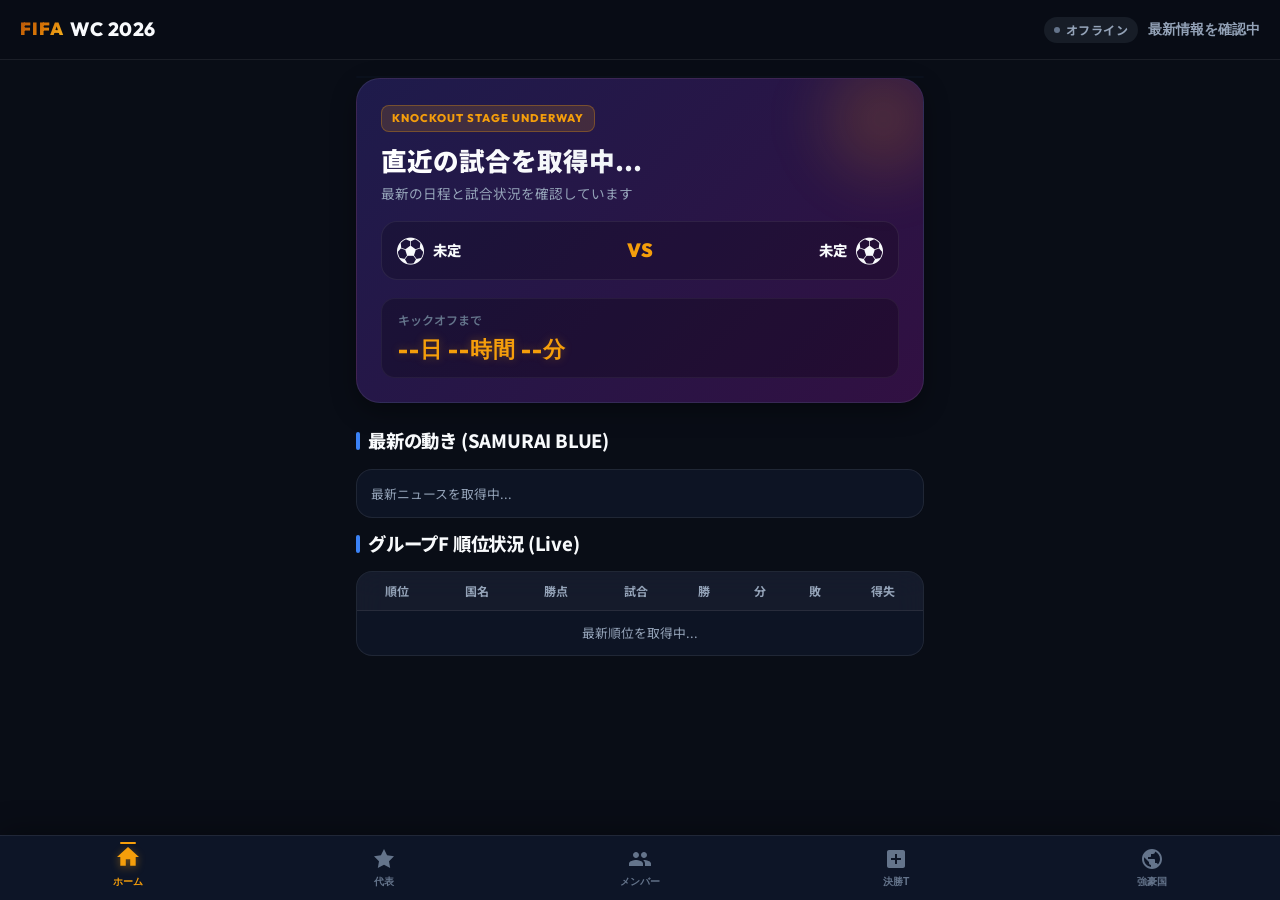
<file: index.html>
<!DOCTYPE html>
<html lang="ja">
<head>
  <meta charset="UTF-8">
  <title>World Cup 2026 Hub</title>
  
  <!-- Viewport settings for iOS WebApp (standalone) -->
  <meta name="viewport" content="width=device-width, initial-scale=1.0, maximum-scale=1.0, user-scalable=no, viewport-fit=cover">
  
  <!-- PWA & Apple Specific Tags -->
  <link rel="manifest" href="manifest.json">
  <meta name="apple-mobile-web-app-capable" content="yes">
  <meta name="apple-mobile-web-app-status-bar-style" content="black-translucent">
  <meta name="apple-mobile-web-app-title" content="WC2026">
  <link rel="apple-touch-icon" href="assets/icon.svg">
  
  <!-- Google Fonts (Outfit & Noto Sans JP) -->
  <link rel="preconnect" href="https://fonts.googleapis.com">
  <link rel="preconnect" href="https://fonts.gstatic.com" crossorigin>
  <link href="https://fonts.googleapis.com/css2?family=Noto+Sans+JP:wght@400;500;700;900&family=Outfit:wght@400;600;800;900&display=swap" rel="stylesheet">
  
  <!-- Custom Stylesheet -->
  <link rel="stylesheet" href="style.css">
</head>
<body>
  
  <!-- Status Bar Overlays for iOS Translucent Style -->
  <div class="status-bar-overlay"></div>

  <!-- App Header -->
  <header class="app-header">
    <div class="header-logo">
      <span class="logo-accent">FIFA</span>
      <span class="logo-title">WC 2026</span>
    </div>
    <div class="header-status">
      <span class="live-indicator" id="connectionStatus"><span class="pulse-dot"></span><span id="connectionStatusText">更新確認中</span></span>
      <span class="current-date" id="headerDate">--.--.-- --:--</span>
    </div>
  </header>

  <!-- App Body Containers for Tabs -->
  <main class="app-content">
    
    <!-- Pull to Refresh Indicator -->
    <div class="ptr-container" id="ptrContainer">
      <div class="ptr-icon-wrap">
        <svg class="ptr-icon" id="ptrIcon" viewBox="0 0 24 24">
          <path d="M17.65 6.35A7.958 7.958 0 0012 4c-4.42 0-7.99 3.58-7.99 8s3.57 8 7.99 8c3.73 0 6.84-2.55 7.73-6h-2.08c-.82 2.33-3.04 4-5.65 4-3.31 0-6-2.69-6-6s2.69-6 6-6c1.66 0 3.14.69 4.22 1.78L13 11h7V4l-2.35 2.35z" fill="currentColor"/>
        </svg>
      </div>
      <span class="ptr-text" id="ptrText">引っ張って更新</span>
    </div>
    
    <!-- ==================== HOME TAB ==================== -->
    <section id="tab-home" class="tab-view active">
      <div class="hero-card">
        <div class="hero-bg-accent"></div>
        <div class="hero-content">
          <span class="badge" id="featuredMatchBadge">KNOCKOUT STAGE UNDERWAY</span>
          <h1 id="featuredMatchTitle">直近の試合を取得中...</h1>
          <p id="featuredMatchMeta">最新の日程と試合状況を確認しています</p>
          <div class="featured-matchup" id="featuredMatchup" hidden>
            <div class="featured-team">
              <span class="featured-flag" id="featuredFlagA">⚽</span>
              <span class="featured-team-name" id="featuredTeamA">未定</span>
            </div>
            <div class="featured-score" id="featuredScore">VS</div>
            <div class="featured-team featured-team-away">
              <span class="featured-flag" id="featuredFlagB">⚽</span>
              <span class="featured-team-name" id="featuredTeamB">未定</span>
            </div>
          </div>
          <div class="countdown-container">
            <div class="countdown-label" id="countdownLabel">キックオフまで</div>
            <div class="countdown-timer" id="countdownTimer">--日 --時間 --分</div>
          </div>
        </div>
      </div>

      <div class="section-title">
        <h2>最新の動き (SAMURAI BLUE)</h2>
      </div>
      <div class="news-list" id="homeNewsList">
        <!-- JSで動的に追加されます -->
      </div>

      <div class="section-title">
        <h2 id="homeGroupTitle">グループF 順位状況 (Live)</h2>
      </div>
      <div class="group-mini-table">
        <table class="styled-table">
          <thead>
            <tr>
              <th>順位</th>
              <th>国名</th>
              <th>勝点</th>
              <th>試合</th>
              <th>勝</th>
              <th>分</th>
              <th>敗</th>
              <th>得失</th>
            </tr>
          </thead>
          <tbody id="homeGroupTable">
            <!-- JSで動的に追加されます -->
          </tbody>
        </table>
      </div>
    </section>

    <!-- ==================== JAPAN TAB ==================== -->
    <section id="tab-japan" class="tab-view">
      <div class="view-header">
        <h1>SAMURAI BLUE</h1>
        <p id="japanGroupDescription">グループF：最新情報を取得中...</p>
      </div>

      <div class="sub-tabs">
        <button class="sub-tab-btn active" data-subtab="japan-results">対戦成績・日程</button>
        <button class="sub-tab-btn" data-subtab="japan-pitch">スタメン編成 (Starting XI)</button>
      </div>

      <!-- サブタブ：試合結果 -->
      <div id="subtab-japan-results" class="subtab-view active">
        <div class="match-card-list" id="japanMatchList">
          <div class="match-card loading-card">最新の試合結果・日程を取得中...</div>
        </div>
      </div>

      <!-- サブタブ：スタメン編成 -->
      <div id="subtab-japan-pitch" class="subtab-view">
        <div class="pitch-instructions">
          <p>ポジションを選択し、リストから選手を配置してスタメンを作成しましょう。戦術ボードとして使用できます。</p>
        </div>

        <div class="pitch-container">
          <div class="soccer-pitch" id="soccerPitch">
            <!-- ポジションノード (4-2-3-1 フォーメーション例) -->
            <!-- FW -->
            <div class="pitch-node" data-position="CF" style="top: 15%; left: 50%;">
              <div class="node-player">+</div>
              <span class="node-label">CF</span>
            </div>
            <!-- MF -->
            <div class="pitch-node" data-position="LWG" style="top: 35%; left: 20%;">
              <div class="node-player">+</div>
              <span class="node-label">LWG</span>
            </div>
            <div class="pitch-node" data-position="OH" style="top: 35%; left: 50%;">
              <div class="node-player">+</div>
              <span class="node-label">OH</span>
            </div>
            <div class="pitch-node" data-position="RWG" style="top: 35%; left: 80%;">
              <div class="node-player">+</div>
              <span class="node-label">RWG</span>
            </div>
            <div class="pitch-node" data-position="LDMF" style="top: 58%; left: 33%;">
              <div class="node-player">+</div>
              <span class="node-label">DMF</span>
            </div>
            <div class="pitch-node" data-position="RDMF" style="top: 58%; left: 67%;">
              <div class="node-player">+</div>
              <span class="node-label">DMF</span>
            </div>
            <!-- DF -->
            <div class="pitch-node" data-position="LSB" style="top: 75%; left: 15%;">
              <div class="node-player">+</div>
              <span class="node-label">SB</span>
            </div>
            <div class="pitch-node" data-position="LCB" style="top: 77%; left: 38%;">
              <div class="node-player">+</div>
              <span class="node-label">CB</span>
            </div>
            <div class="pitch-node" data-position="RCB" style="top: 77%; left: 62%;">
              <div class="node-player">+</div>
              <span class="node-label">CB</span>
            </div>
            <div class="pitch-node" data-position="RSB" style="top: 75%; left: 85%;">
              <div class="node-player">+</div>
              <span class="node-label">SB</span>
            </div>
            <!-- GK -->
            <div class="pitch-node" data-position="GK" style="top: 90%; left: 50%;">
              <div class="node-player">+</div>
              <span class="node-label">GK</span>
            </div>
          </div>
        </div>

        <div class="pitch-actions">
          <button class="btn btn-secondary" id="clearPitchBtn">スタメンをクリア</button>
          <button class="btn btn-primary" id="savePitchBtn">スタメンを保存</button>
        </div>
      </div>
    </section>

    <!-- ==================== PLAYERS TAB ==================== -->
    <section id="tab-players" class="tab-view">
      <div class="view-header">
        <h1>日本代表招集メンバー</h1>
        <p>W杯2026登録メンバー26名の一覧とステータス</p>
      </div>

      <!-- フィルターバー -->
      <div class="filter-bar">
        <button class="filter-chip active" data-pos="ALL">すべて</button>
        <button class="filter-chip" data-pos="GK">GK</button>
        <button class="filter-chip" data-pos="DF">DF</button>
        <button class="filter-chip" data-pos="MF">MF</button>
        <button class="filter-chip" data-pos="FW">FW</button>
      </div>

      <!-- メンバーカードグリッド -->
      <div class="players-grid" id="playersGrid">
        <!-- JSで動的に追加されます -->
      </div>
    </section>

    <!-- ==================== PREDICTOR TAB ==================== -->
    <section id="tab-predictor" class="tab-view">
      <div class="view-header">
        <h1>決勝トーナメント</h1>
        <p>最新の組み合わせ・試合日程・結果と予想シミュレーター</p>
      </div>

      <div class="sub-tabs">
        <button class="sub-tab-btn active" data-subtab="predictor-tournament">大会</button>
        <button class="sub-tab-btn" data-subtab="predictor-game">対戦予測</button>
        <button class="sub-tab-btn" data-subtab="predictor-bracket">優勝予想</button>
      </div>

      <!-- サブタブ：実際の決勝トーナメント -->
      <div id="subtab-predictor-tournament" class="subtab-view active">
        <div class="tournament-live-header">
          <div>
            <span class="live-data-badge"><span class="pulse-dot"></span> LIVE DATA</span>
            <h3>決勝トーナメント表</h3>
            <p>各ラウンドの組み合わせと勝ち上がりを表示します。表は横・縦にスクロールできます。</p>
          </div>
          <span class="tournament-updated-at" id="tournamentUpdatedAt">最新情報を取得中</span>
        </div>

        <div class="tournament-legend" aria-label="試合状態の凡例">
          <span><i class="legend-dot live"></i>試合中</span>
          <span><i class="legend-dot completed"></i>試合終了</span>
          <span><i class="legend-dot upcoming"></i>予定</span>
        </div>

        <div class="live-tournament-scroll">
          <div class="live-tournament-bracket" id="liveTournamentBracket" aria-live="polite">
            <div class="tournament-loading">最新のトーナメント表を取得中...</div>
          </div>
        </div>

        <div class="tournament-schedule-heading">
          <h3>試合日程・結果一覧</h3>
          <p>ラウンド別に日本時間で表示</p>
        </div>
        <div class="knockout-schedule-list" id="knockoutScheduleList" aria-live="polite">
          <div class="match-card loading-card">最新の日程・結果を取得中...</div>
        </div>
      </div>

      <!-- サブタブ：海外オッズ予想 -->
      <div id="subtab-predictor-game" class="subtab-view">
        
        <div class="odds-predictor-card">
          <h3>対戦カード＆オッズ分析</h3>
          <p class="card-desc">最新の対戦カードを選択すると、チームレーティングから参考オッズと勝敗確率を計算します。</p>
          
          <div class="match-select-container">
            <label for="oddsMatchSelector" class="select-label">対象の対戦カードを選択:</label>
            <select id="oddsMatchSelector" class="ios-select full-width">
              <!-- JSで動的に追加されます -->
            </select>
          </div>

          <div class="team-select-grid" style="margin-top: 18px;">
            <div class="team-select-box">
              <span class="select-flag" id="flagSelectA">🇯🇵</span>
              <div class="team-select-name" id="nameTeamA">日本</div>
              <div class="team-rating-badge" id="ratingA">Rating: 84</div>
            </div>
            
            <div class="vs-divider">VS</div>
            
            <div class="team-select-box">
              <span class="select-flag" id="flagSelectB">🇸🇪</span>
              <div class="team-select-name" id="nameTeamB">スウェーデン</div>
              <div class="team-rating-badge" id="ratingB">Rating: 85</div>
            </div>
          </div>
        </div>

        <!-- オッズ表示セクション -->
        <div class="odds-display-card">
          <h4>🏆 レーティング換算 参考オッズ</h4>
          <div class="odds-table-container">
            <table class="odds-table">
              <thead>
                <tr>
                  <th>計算モデル</th>
                  <th id="labelWinA">チームA 勝</th>
                  <th>引き分け</th>
                  <th id="labelWinB">チームB 勝</th>
                </tr>
              </thead>
              <tbody>
                <tr id="bookmaker-bet365">
                  <td class="bookie-name"><span class="bookie-logo green">標準</span></td>
                  <td class="odds-val" id="oddsA-bet365">-</td>
                  <td class="odds-val" id="oddsD-bet365">-</td>
                  <td class="odds-val" id="oddsB-bet365">-</td>
                </tr>
                <tr id="bookmaker-williamhill">
                  <td class="bookie-name"><span class="bookie-logo blue">安定重視</span></td>
                  <td class="odds-val" id="oddsA-williamhill">-</td>
                  <td class="odds-val" id="oddsD-williamhill">-</td>
                  <td class="odds-val" id="oddsB-williamhill">-</td>
                </tr>
                <tr id="bookmaker-unibet">
                  <td class="bookie-name"><span class="bookie-logo red">攻撃重視</span></td>
                  <td class="odds-val" id="oddsA-unibet">-</td>
                  <td class="odds-val" id="oddsD-unibet">-</td>
                  <td class="odds-val" id="oddsB-unibet">-</td>
                </tr>
              </tbody>
            </table>
          </div>
        </div>

        <!-- 確率 & AI予想セクション -->
        <div class="analysis-card">
          <h4>📊 AI 勝敗予測確率</h4>
          
          <div class="probability-bar-wrapper">
            <div class="prob-labels">
              <span id="probLabelA">チームA: 33%</span>
              <span id="probLabelD">引き分け: 33%</span>
              <span id="probLabelB">チームB: 33%</span>
            </div>
            <div class="prob-bar-container">
              <div class="prob-bar win-a" id="probBarA" style="width: 33.3%;"></div>
              <div class="prob-bar draw" id="probBarD" style="width: 33.3%;"></div>
              <div class="prob-bar win-b" id="probBarB" style="width: 33.3%;"></div>
            </div>
          </div>

          <div class="score-predictions-section">
            <h5>🎯 最も確率の高いスコア予想</h5>
            <ol class="score-pred-list" id="scorePredList">
              <!-- JSで動的に追加されます -->
            </ol>
          </div>

          <div class="tactical-commentary-section">
            <h5>📝 レーティングモデル分析</h5>
            <p class="analysis-text" id="aiAnalysisText">
              ロード中...
            </p>
          </div>
        </div>
      </div>

      <!-- サブタブ：決勝トーナメント予想 -->
      <div id="subtab-predictor-bracket" class="subtab-view">
        <div class="bracket-intro">
          <p>自由に勝ち抜けチームを選ぶ予想シミュレーターです。実際の大会結果・組み合わせとは連動しません。</p>
        </div>

        <div class="bracket-wrapper">
          <div class="bracket-container">
            <!-- 準々決勝 -->
            <div class="bracket-round">
              <div class="round-title">準々決勝</div>
              
              <div class="bracket-match" data-match-id="q1">
                <div class="bracket-team" data-team-id="ARG" onclick="predictBracketWinner('q1', 'ARG')">
                  <span class="flag">🇦🇷</span> <span class="name">アルゼンチン</span>
                </div>
                <div class="bracket-team" data-team-id="ENG" onclick="predictBracketWinner('q1', 'ENG')">
                  <span class="flag">🏴󠁧󠁢󠁥󠁮󠁧󠁿</span> <span class="name">イングランド</span>
                </div>
              </div>

              <div class="bracket-match" data-match-id="q2">
                <div class="bracket-team" data-team-id="ESP" onclick="predictBracketWinner('q2', 'ESP')">
                  <span class="flag">🇪🇸</span> <span class="name">スペイン</span>
                </div>
                <div class="bracket-team" data-team-id="GER" onclick="predictBracketWinner('q2', 'GER')">
                  <span class="flag">🇩🇪</span> <span class="name">ドイツ</span>
                </div>
              </div>

              <div class="bracket-match" data-match-id="q3">
                <div class="bracket-team" data-team-id="FRA" onclick="predictBracketWinner('q3', 'FRA')">
                  <span class="flag">🇫🇷</span> <span class="name">フランス</span>
                </div>
                <div class="bracket-team" data-team-id="POR" onclick="predictBracketWinner('q3', 'POR')">
                  <span class="flag">🇵🇹</span> <span class="name">ポルトガル</span>
                </div>
              </div>

              <div class="bracket-match" data-match-id="q4">
                <div class="bracket-team" data-team-id="BRA" onclick="predictBracketWinner('q4', 'BRA')">
                  <span class="flag">🇧🇷</span> <span class="name">ブラジル</span>
                </div>
                <div class="bracket-team" data-team-id="JPN" onclick="predictBracketWinner('q4', 'JPN')">
                  <span class="flag">🇯🇵</span> <span class="name">日本</span>
                </div>
              </div>
            </div>

            <!-- 準決勝 -->
            <div class="bracket-round">
              <div class="round-title">準決勝</div>

              <div class="bracket-match" data-match-id="sf1">
                <div class="bracket-team placeholder" data-slot="q1-winner">
                  <span class="name">Q1勝者</span>
                </div>
                <div class="bracket-team placeholder" data-slot="q2-winner">
                  <span class="name">Q2勝者</span>
                </div>
              </div>

              <div class="bracket-match" data-match-id="sf2">
                <div class="bracket-team placeholder" data-slot="q3-winner">
                  <span class="name">Q3勝者</span>
                </div>
                <div class="bracket-team placeholder" data-slot="q4-winner">
                  <span class="name">Q4勝者</span>
                </div>
              </div>
            </div>

            <!-- 決勝 -->
            <div class="bracket-round">
              <div class="round-title">決勝</div>
              <div class="bracket-match final" data-match-id="f">
                <div class="bracket-team placeholder" data-slot="sf1-winner">
                  <span class="name">SF1勝者</span>
                </div>
                <div class="bracket-team placeholder" data-slot="sf2-winner">
                  <span class="name">SF2勝者</span>
                </div>
              </div>
              
              <!-- 優勝国 -->
              <div class="champion-display hidden" id="championDisplay">
                <div class="trophy-icon">🏆</div>
                <div class="champ-title">あなたの優勝予想</div>
                <div class="champ-team" id="champTeamText">-</div>
              </div>
            </div>

          </div>
        </div>
        
        <div class="bracket-actions">
          <button class="btn btn-secondary" id="resetBracketBtn">リセット</button>
        </div>
      </div>
    </section>

    <!-- ==================== POWERS TAB ==================== -->
    <section id="tab-powers" class="tab-view">
      <div class="view-header">
        <h1>世界の強豪国情報</h1>
        <p>2026年大会の優勝候補チームのステータスと主力選手</p>
      </div>

      <div class="powers-list" id="powersList">
        <!-- JSで動的に追加されます -->
      </div>
    </section>

  </main>

  <!-- Player Selection Modal (for Pitch Starting XI Builder) -->
  <div class="modal-overlay" id="playerModal">
    <div class="modal-content">
      <div class="modal-header">
        <h3 id="modalTitle">選手を選択</h3>
        <button class="close-btn" id="closeModalBtn">&times;</button>
      </div>
      <div class="modal-body">
        <ul class="modal-player-list" id="modalPlayerList">
          <!-- JSで動的に選手リストが生成されます -->
        </ul>
      </div>
    </div>
  </div>

  <!-- iOS PWA Install Instruction Banner -->
  <div class="ios-install-banner hidden" id="iosInstallBanner">
    <div class="banner-body">
      <div class="banner-icon">
        <img src="assets/icon.svg" alt="App Icon">
      </div>
      <div class="banner-text">
        <h4>ホーム画面に追加して起動！</h4>
        <p>Safariのメニューから「ホーム画面に追加」すると、全画面でネイティブアプリのように使えます。</p>
      </div>
      <button class="banner-close" id="closeInstallBannerBtn">&times;</button>
    </div>
    <div class="banner-instruction">
      下部の共有ボタン <span class="share-icon-dummy">⎋</span> をタップし、「ホーム画面に追加」を選択してください。
    </div>
  </div>

  <!-- iOS-like Bottom Navigation Bar -->
  <nav class="app-navbar">
    <button class="nav-item active" data-tab="home">
      <svg class="nav-icon" viewBox="0 0 24 24">
        <path d="M10 20v-6h4v6h5v-8h3L12 3 2 12h3v8z"/>
      </svg>
      <span class="nav-label">ホーム</span>
    </button>
    <button class="nav-item" data-tab="japan">
      <svg class="nav-icon" viewBox="0 0 24 24">
        <polygon points="12 2 15.09 8.26 22 9.27 17 14.14 18.18 21.02 12 17.77 5.82 21.02 7 14.14 2 9.27 8.91 8.26 12 2"/>
      </svg>
      <span class="nav-label">代表</span>
    </button>
    <button class="nav-item" data-tab="players">
      <svg class="nav-icon" viewBox="0 0 24 24">
        <path d="M16 11c1.66 0 2.99-1.34 2.99-3S17.66 5 16 5c-1.66 0-3 1.34-3 3s1.34 3 3 3zm-8 0c1.66 0 2.99-1.34 2.99-3S9.66 5 8 5C6.34 5 5 6.34 5 8s1.34 3 3 3zm0 2c-2.33 0-7 1.17-7 3.5V19h14v-2.5c0-2.33-4.67-3.5-7-3.5zm8 0c-.29 0-.62.02-.97.05 1.16.84 1.97 1.97 1.97 3.45V19h6v-2.5c0-2.33-4.67-3.5-7-3.5z"/>
      </svg>
      <span class="nav-label">メンバー</span>
    </button>
    <button class="nav-item" data-tab="predictor">
      <svg class="nav-icon" viewBox="0 0 24 24">
        <path d="M19 3H5c-1.1 0-2 .9-2 2v14c0 1.1.9 2 2 2h14c1.1 0 2-.9 2-2V5c0-1.1-.9-2-2-2zm-2 10h-4v4h-2v-4H7v-2h4V7h2v4h4v2z"/>
      </svg>
      <span class="nav-label">決勝T</span>
    </button>
    <button class="nav-item" data-tab="powers">
      <svg class="nav-icon" viewBox="0 0 24 24">
        <path d="M12 2C6.48 2 2 6.48 2 12s4.48 10 10 10 10-4.48 10-10S17.52 2 12 2zm-1 17.93c-3.95-.49-7-3.85-7-7.93 0-.62.08-1.21.21-1.79L9 15v1c0 1.1.9 2 2 2v1.93zm6.9-2.53c-.26-.81-1-1.4-1.9-1.4h-1v-3c0-.55-.45-1-1-1h-6v-2h2c.55 0 1-.45 1-1V7h2c1.1 0 2-.9 2-2v-.41c2.93 1.19 5 4.06 5 7.41 0 2.08-.8 3.97-2.1 5.4z"/>
      </svg>
      <span class="nav-label">強豪国</span>
    </button>
  </nav>

  <!-- Player Detail Modal (for Members Tab) -->
  <div class="modal-overlay" id="playerDetailModal">
    <div class="modal-content">
      <div class="modal-header">
        <h3>選手プロフィール</h3>
        <button class="close-btn" id="closeDetailModalBtn">&times;</button>
      </div>
      <div class="modal-body" id="playerDetailModalBody">
        <!-- JSで動的に追加されます -->
      </div>
    </div>
  </div>

  <!-- Toast Notification -->
  <div class="toast-notification" id="toastNotification">
    <span class="toast-icon">🔄</span>
    <span class="toast-message" id="toastMessage">情報を更新しました</span>
  </div>

  <!-- PWA Registration scripts -->
  <script>
    if ('serviceWorker' in navigator) {
      window.addEventListener('load', () => {
        navigator.serviceWorker.register('./sw.js', { updateViaCache: 'none' })
          .then((reg) => {
            console.log('Service Worker registered successfully!', reg.scope);
            reg.update().catch(() => {});
            
            // Check for updates
            reg.addEventListener('updatefound', () => {
              const newWorker = reg.installing;
              newWorker.addEventListener('statechange', () => {
                if (newWorker.state === 'installed' && navigator.serviceWorker.controller) {
                  console.log('New Service Worker version ready.');
                }
              });
            });
          })
          .catch((err) => console.error('Service Worker registration failed:', err));
      });

      // Reload page when new service worker takes over to apply changes instantly
      let refreshing = false;
      navigator.serviceWorker.addEventListener('controllerchange', () => {
        if (!refreshing) {
          refreshing = true;
          window.location.reload();
        }
      });
    }
  </script>
  
  <!-- Custom Logic JS -->
  <script src="live-data.js"></script>
  <script src="app.js"></script>
</body>
</html>
</file>
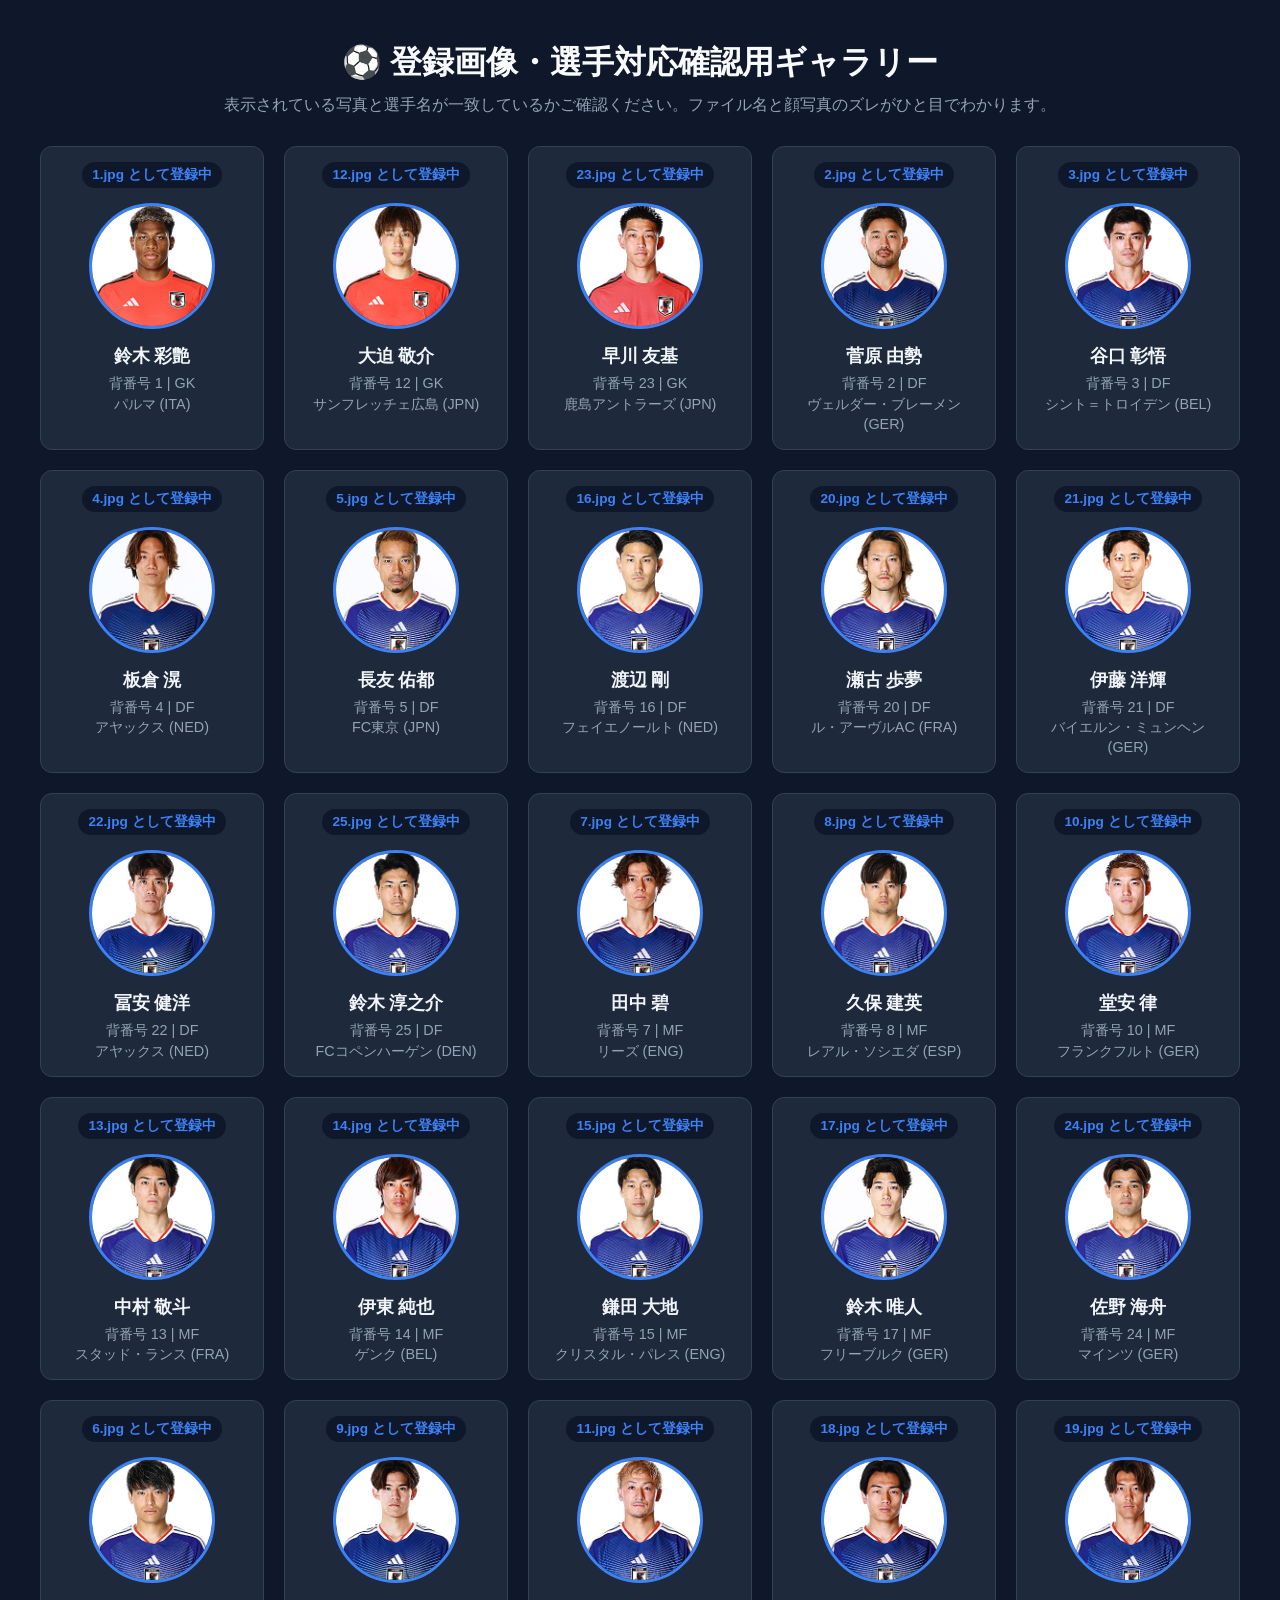
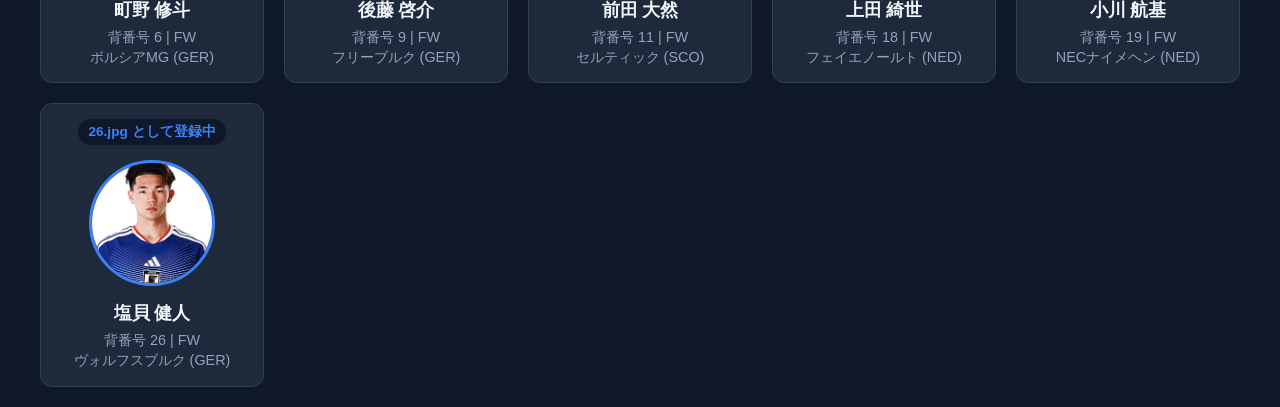
<file: view_players.html>
<!DOCTYPE html>
<html lang="ja">
<head>
  <meta charset="UTF-8">
  <title>登録画像・選手対応確認用ギャラリー</title>
  <style>
    body {
      background: #0f172a;
      color: #e2e8f0;
      font-family: -apple-system, BlinkMacSystemFont, "Segoe UI", Roboto, sans-serif;
      padding: 20px;
      margin: 0;
    }
    h1 {
      text-align: center;
      color: #f8fafc;
      margin-bottom: 10px;
    }
    .subtitle {
      text-align: center;
      color: #94a3b8;
      margin-bottom: 30px;
    }
    .grid {
      display: grid;
      grid-template-columns: repeat(auto-fill, minmax(200px, 1fr));
      gap: 20px;
      max-width: 1200px;
      margin: 0 auto;
    }
    .card {
      background: #1e293b;
      border-radius: 12px;
      padding: 15px;
      text-align: center;
      border: 1px solid #334155;
    }
    .img-wrap {
      width: 120px;
      height: 120px;
      margin: 0 auto 15px;
      border-radius: 50%;
      overflow: hidden;
      background: #0f172a;
      border: 3px solid #3b82f6;
    }
    img {
      width: 100%;
      height: 100%;
      object-fit: cover;
    }
    .filename {
      font-size: 0.85em;
      color: #3b82f6;
      font-weight: bold;
      background: #0f172a;
      padding: 4px 10px;
      border-radius: 20px;
      display: inline-block;
      margin-bottom: 15px;
    }
    .name {
      font-weight: bold;
      font-size: 1.1em;
      margin-bottom: 5px;
      color: #f1f5f9;
    }
    .pos-club {
      font-size: 0.9em;
      color: #94a3b8;
      line-height: 1.4;
    }
  </style>
</head>
<body>
  <h1>⚽ 登録画像・選手対応確認用ギャラリー</h1>
  <div class="subtitle">
    表示されている写真と選手名が一致しているかご確認ください。ファイル名と顔写真のズレがひと目でわかります。
  </div>
  <div class="grid" id="gallery"></div>

  <script>
    const squad = [
      { number: 1, name: "鈴木 彩艶", pos: "GK", club: "パルマ (ITA)" },
      { number: 12, name: "大迫 敬介", pos: "GK", club: "サンフレッチェ広島 (JPN)" },
      { number: 23, name: "早川 友基", pos: "GK", club: "鹿島アントラーズ (JPN)" },
      { number: 2, name: "菅原 由勢", pos: "DF", club: "ヴェルダー・ブレーメン (GER)" },
      { number: 3, name: "谷口 彰悟", pos: "DF", club: "シント＝トロイデン (BEL)" },
      { number: 4, name: "板倉 滉", pos: "DF", club: "アヤックス (NED)" },
      { number: 5, name: "長友 佑都", pos: "DF", club: "FC東京 (JPN)" },
      { number: 16, name: "渡辺 剛", pos: "DF", club: "フェイエノールト (NED)" },
      { number: 20, name: "瀬古 歩夢", pos: "DF", club: "ル・アーヴルAC (FRA)" },
      { number: 21, name: "伊藤 洋輝", pos: "DF", club: "バイエルン・ミュンヘン (GER)" },
      { number: 22, name: "冨安 健洋", pos: "DF", club: "アヤックス (NED)" },
      { number: 25, name: "鈴木 淳之介", pos: "DF", club: "FCコペンハーゲン (DEN)" },
      { number: 7, name: "田中 碧", pos: "MF", club: "リーズ (ENG)" },
      { number: 8, name: "久保 建英", pos: "MF", club: "レアル・ソシエダ (ESP)" },
      { number: 10, name: "堂安 律", pos: "MF", club: "フランクフルト (GER)" },
      { number: 13, name: "中村 敬斗", pos: "MF", club: "スタッド・ランス (FRA)" },
      { number: 14, name: "伊東 純也", pos: "MF", club: "ゲンク (BEL)" },
      { number: 15, name: "鎌田 大地", pos: "MF", club: "クリスタル・パレス (ENG)" },
      { number: 17, name: "鈴木 唯人", pos: "MF", club: "フリーブルク (GER)" },
      { number: 24, name: "佐野 海舟", pos: "MF", club: "マインツ (GER)" },
      { number: 6, name: "町野 修斗", pos: "FW", club: "ボルシアMG (GER)" },
      { number: 9, name: "後藤 啓介", pos: "FW", club: "フリーブルク (GER)" },
      { number: 11, name: "前田 大然", pos: "FW", club: "セルティック (SCO)" },
      { number: 18, name: "上田 綺世", pos: "FW", club: "フェイエノールト (NED)" },
      { number: 19, name: "小川 航基", pos: "FW", club: "NECナイメヘン (NED)" },
      { number: 26, name: "塩貝 健人", pos: "FW", club: "ヴォルフスブルク (GER)" }
    ];

    const container = document.getElementById('gallery');
    container.innerHTML = squad.map(p => `
      <div class="card">
        <span class="filename">${p.number}.jpg として登録中</span>
        <div class="img-wrap">
          <img src="assets/players/${p.number}.jpg" alt="${p.name}" onerror="this.style.display='none';">
        </div>
        <div class="name">${p.name}</div>
        <div class="pos-club">背番号 ${p.number} | ${p.pos}<br>${p.club}</div>
      </div>
    `).join('');
  </script>
</body>
</html>
</file>
<file: style.css>
/* ==========================================================================
   CSS Design System & Variables (WC 2026 Dashboard PWA)
   ========================================================================== */

:root {
  /* iOS Safe Colors & Curated Palette */
  --bg-primary: #090d16;
  --bg-secondary: #0f172a;
  --bg-tertiary: #1e293b;
  --bg-glass: rgba(15, 23, 42, 0.75);
  --border-glass: rgba(255, 255, 255, 0.08);
  
  --text-primary: #f8fafc;
  --text-secondary: #94a3b8;
  --text-tertiary: #64748b;
  
  --color-primary: #3b82f6; /* Classic Blue */
  --color-primary-rgb: 59, 130, 246;
  --color-accent: #f59e0b;  /* Gold */
  --color-success: #10b981; /* Pitch Green */
  --color-error: #f43f5e;   /* Red */
  
  --gradient-samurai: linear-gradient(135deg, #0a2540 0%, #004b87 50%, #0080ff 100%);
  --gradient-gold: linear-gradient(135deg, #b45309 0%, #d97706 50%, #fbbf24 100%);
  --gradient-dark: linear-gradient(180deg, #0f172a 0%, #020617 100%);
  --gradient-pitch: linear-gradient(180deg, #15803d 0%, #166534 100%);
  --gradient-glow: linear-gradient(135deg, #1e1b4b 0%, #311042 100%);
  
  /* Safe Area variables for iPhone */
  --safe-top: env(safe-area-inset-top, 0px);
  --safe-bottom: env(safe-area-inset-bottom, 0px);
  --header-height: calc(60px + var(--safe-top));
  --navbar-height: calc(65px + var(--safe-bottom));
  
  --shadow-sm: 0 2px 8px rgba(0, 0, 0, 0.2);
  --shadow-md: 0 8px 24px rgba(0, 0, 0, 0.35);
  --shadow-lg: 0 16px 48px rgba(0, 0, 0, 0.5);
  --shadow-glow: 0 0 15px rgba(245, 158, 11, 0.4);
}

/* ==========================================================================
   Base Elements & Reset
   ========================================================================== */

* {
  box-sizing: border-box;
  margin: 0;
  padding: 0;
  -webkit-tap-highlight-color: transparent;
  -webkit-font-smoothing: antialiased;
}

body {
  font-family: 'Noto Sans JP', 'Outfit', -apple-system, BlinkMacSystemFont, sans-serif;
  background-color: var(--bg-primary);
  color: var(--text-primary);
  line-height: 1.5;
  overflow-x: hidden;
  overflow-y: scroll;
  padding-top: var(--header-height);
  padding-bottom: var(--navbar-height);
  user-select: none;
}

/* ==========================================================================
   Layout Shell (Header & Footer Navigation)
   ========================================================================== */

/* Status bar fill for translucent iOS setup */
.status-bar-overlay {
  position: fixed;
  top: 0;
  left: 0;
  right: 0;
  height: var(--safe-top);
  background-color: rgba(9, 13, 22, 0.95);
  backdrop-filter: blur(20px);
  z-index: 1001;
}

.app-header {
  position: fixed;
  top: 0;
  left: 0;
  right: 0;
  height: var(--header-height);
  padding-top: var(--safe-top);
  background: rgba(9, 13, 22, 0.85);
  backdrop-filter: blur(20px);
  border-bottom: 1px solid var(--border-glass);
  display: flex;
  justify-content: space-between;
  align-items: center;
  padding-left: 20px;
  padding-right: 20px;
  z-index: 1000;
}

.header-logo {
  display: flex;
  align-items: center;
  gap: 6px;
  font-family: 'Outfit', sans-serif;
  flex-shrink: 0;
  white-space: nowrap;
}

.logo-accent {
  background: var(--gradient-gold);
  -webkit-background-clip: text;
  -webkit-text-fill-color: transparent;
  font-weight: 900;
  font-size: 1.1rem;
  letter-spacing: 1px;
}

.logo-title {
  font-weight: 800;
  font-size: 1.2rem;
  letter-spacing: 0.5px;
}

.header-status {
  display: flex;
  align-items: center;
  gap: 10px;
}

.live-indicator {
  display: inline-flex;
  align-items: center;
  gap: 6px;
  background-color: rgba(244, 63, 94, 0.15);
  color: var(--color-error);
  padding: 4px 10px;
  border-radius: 20px;
  font-size: 0.75rem;
  font-weight: 700;
  letter-spacing: 0.5px;
}

.live-indicator.updating {
  background-color: rgba(59, 130, 246, 0.15);
  color: #93c5fd;
}

.live-indicator.updating .pulse-dot {
  background-color: var(--color-primary);
  box-shadow: 0 0 8px var(--color-primary);
}

.live-indicator.offline {
  background-color: rgba(100, 116, 139, 0.16);
  color: var(--text-secondary);
}

.live-indicator.offline .pulse-dot {
  background-color: var(--text-tertiary);
  box-shadow: none;
  animation: none;
}

.pulse-dot {
  width: 6px;
  height: 6px;
  background-color: var(--color-error);
  border-radius: 50%;
  box-shadow: 0 0 8px var(--color-error);
  animation: pulse 1.5s infinite;
}

.current-date {
  font-family: 'Outfit', sans-serif;
  color: var(--text-secondary);
  font-size: 0.85rem;
  font-weight: 600;
  white-space: nowrap;
}

@media (max-width: 430px) {
  .app-header {
    padding-left: 14px;
    padding-right: 14px;
  }

  .header-logo {
    gap: 4px;
  }

  .logo-accent {
    font-size: 0.9rem;
  }

  .logo-title {
    font-size: 1rem;
  }

  .header-status {
    gap: 6px;
    min-width: 0;
  }

  .live-indicator {
    gap: 4px;
    padding: 3px 7px;
    font-size: 0.62rem;
  }

  .current-date {
    font-size: 0.68rem;
  }
}

/* iOS Bottom Nav Bar */
.app-navbar {
  position: fixed;
  bottom: 0;
  left: 0;
  right: 0;
  height: var(--navbar-height);
  padding-bottom: var(--safe-bottom);
  background: rgba(15, 23, 42, 0.9);
  backdrop-filter: blur(20px);
  border-top: 1px solid var(--border-glass);
  display: flex;
  justify-content: space-around;
  align-items: center;
  z-index: 1000;
  box-shadow: 0 -4px 30px rgba(0, 0, 0, 0.3);
}

.nav-item {
  background: none;
  border: none;
  outline: none;
  display: flex;
  flex-direction: column;
  align-items: center;
  justify-content: center;
  color: var(--text-tertiary);
  width: 20%;
  height: 52px;
  gap: 4px;
  transition: color 0.3s cubic-bezier(0.16, 1, 0.3, 1), transform 0.2s ease;
  position: relative;
}

.nav-icon {
  width: 24px;
  height: 24px;
  fill: currentColor;
  transition: transform 0.3s cubic-bezier(0.16, 1, 0.3, 1);
}

.nav-label {
  font-size: 0.65rem;
  font-weight: 600;
  letter-spacing: 0.2px;
}

.nav-item.active {
  color: var(--color-accent);
}

.nav-item.active .nav-icon {
  transform: translateY(-2px) scale(1.1);
  filter: drop-shadow(0 2px 4px rgba(245, 158, 11, 0.4));
}

.nav-item.active::after {
  content: '';
  position: absolute;
  top: 0;
  width: 16px;
  height: 2px;
  background-color: var(--color-accent);
  border-radius: 1px;
}

/* ==========================================================================
   Content Framework & Transitions
   ========================================================================== */

.app-content {
  padding: 16px;
  max-width: 600px;
  margin: 0 auto;
}

.tab-view {
  display: none;
  animation: fadeIn 0.4s cubic-bezier(0.16, 1, 0.3, 1) forwards;
}

.tab-view.active {
  display: block;
}

.subtab-view {
  display: none;
}

.subtab-view.active {
  display: block;
}

/* ==========================================================================
   UI Components (Cards, Buttons, Tables)
   ========================================================================== */

/* Hero dashboard card */
.hero-card {
  position: relative;
  background: var(--gradient-glow);
  border-radius: 24px;
  overflow: hidden;
  padding: 24px;
  margin-bottom: 24px;
  border: 1px solid var(--border-glass);
  box-shadow: var(--shadow-md);
}

.hero-bg-accent {
  position: absolute;
  top: -50px;
  right: -50px;
  width: 180px;
  height: 180px;
  background: radial-gradient(circle, rgba(245, 158, 11, 0.2) 0%, rgba(245, 158, 11, 0) 70%);
  filter: blur(20px);
}

.badge {
  display: inline-block;
  background: rgba(245, 158, 11, 0.15);
  color: var(--color-accent);
  font-family: 'Outfit', sans-serif;
  font-size: 0.7rem;
  font-weight: 800;
  letter-spacing: 1px;
  padding: 4px 10px;
  border-radius: 8px;
  margin-bottom: 12px;
  border: 1px solid rgba(245, 158, 11, 0.3);
}

.hero-content h1 {
  font-size: 1.6rem;
  font-weight: 900;
  line-height: 1.25;
  margin-bottom: 8px;
  background: linear-gradient(to right, #ffffff, #e2e8f0);
  -webkit-background-clip: text;
  -webkit-text-fill-color: transparent;
}

.hero-content p {
  color: var(--text-secondary);
  font-size: 0.85rem;
  margin-bottom: 18px;
  line-height: 1.4;
}

.featured-matchup {
  display: grid;
  grid-template-columns: minmax(0, 1fr) auto minmax(0, 1fr);
  align-items: center;
  gap: 12px;
  margin: 4px 0 18px;
  padding: 14px;
  background: rgba(0, 0, 0, 0.2);
  border: 1px solid rgba(255, 255, 255, 0.07);
  border-radius: 16px;
}

.featured-team {
  min-width: 0;
  display: flex;
  align-items: center;
  gap: 8px;
}

.featured-team-away {
  flex-direction: row-reverse;
  text-align: right;
}

.featured-flag {
  flex: 0 0 auto;
  font-size: 1.8rem;
  line-height: 1;
}

.featured-team-name {
  min-width: 0;
  color: var(--text-primary);
  font-size: 0.9rem;
  font-weight: 800;
  line-height: 1.25;
}

.featured-score {
  color: var(--color-accent);
  font-family: 'Outfit', sans-serif;
  font-size: 1.2rem;
  font-weight: 900;
  letter-spacing: 1px;
  white-space: nowrap;
}

.countdown-container {
  background: rgba(0, 0, 0, 0.25);
  padding: 12px 16px;
  border-radius: 14px;
  border: 1px solid rgba(255, 255, 255, 0.05);
}

.countdown-label {
  font-size: 0.75rem;
  color: var(--text-tertiary);
  margin-bottom: 4px;
  font-weight: 600;
}

.countdown-timer {
  font-family: 'Outfit', sans-serif;
  font-size: 1.35rem;
  font-weight: 900;
  color: var(--color-accent);
  letter-spacing: 1px;
  text-shadow: 0 0 10px rgba(245, 158, 11, 0.3);
}

/* Sections */
.section-title {
  display: flex;
  justify-content: space-between;
  align-items: center;
  margin-bottom: 14px;
  margin-top: 10px;
}

.section-title h2 {
  font-size: 1.15rem;
  font-weight: 800;
  letter-spacing: -0.2px;
  display: flex;
  align-items: center;
  gap: 8px;
}

.section-title h2::before {
  content: '';
  width: 4px;
  height: 18px;
  background-color: var(--color-primary);
  border-radius: 2px;
}

.view-header {
  margin-bottom: 20px;
}

.view-header h1 {
  font-size: 1.7rem;
  font-weight: 900;
  letter-spacing: -0.5px;
}

.view-header p {
  color: var(--text-secondary);
  font-size: 0.85rem;
  margin-top: 2px;
}

/* Sub-tabs */
.sub-tabs {
  display: flex;
  background-color: var(--bg-secondary);
  border: 1px solid var(--border-glass);
  padding: 4px;
  border-radius: 12px;
  margin-bottom: 16px;
}

.sub-tab-btn {
  flex: 1;
  background: none;
  border: none;
  outline: none;
  color: var(--text-secondary);
  font-size: 0.8rem;
  font-weight: 700;
  padding: 8px 12px;
  border-radius: 8px;
  transition: all 0.25s ease;
}

.sub-tab-btn.active {
  background-color: var(--bg-tertiary);
  color: var(--text-primary);
  box-shadow: var(--shadow-sm);
}

/* Buttons */
.btn {
  display: inline-flex;
  align-items: center;
  justify-content: center;
  gap: 8px;
  font-family: inherit;
  font-size: 0.85rem;
  font-weight: 700;
  padding: 12px 20px;
  border-radius: 12px;
  border: none;
  outline: none;
  cursor: pointer;
  transition: all 0.2s ease;
  width: auto;
}

.btn-primary {
  background: var(--gradient-gold);
  color: #000;
}

.btn-primary:active {
  transform: scale(0.97);
  opacity: 0.9;
}

.btn-secondary {
  background-color: var(--bg-tertiary);
  color: var(--text-primary);
  border: 1px solid var(--border-glass);
}

.btn-secondary:active {
  background-color: var(--bg-secondary);
}

.btn-sm {
  padding: 8px 14px;
  font-size: 0.75rem;
  border-radius: 8px;
}

.btn-block {
  width: 100%;
}

.mt-1 { margin-top: 4px; }
.mt-2 { margin-top: 8px; }
.font-bold { font-weight: 700; }

/* Tables */
.group-mini-table {
  background: var(--bg-glass);
  backdrop-filter: blur(15px);
  border-radius: 16px;
  overflow: hidden;
  border: 1px solid var(--border-glass);
  margin-bottom: 24px;
}

.styled-table {
  width: 100%;
  border-collapse: collapse;
  font-size: 0.8rem;
  text-align: center;
}

.styled-table th {
  background-color: rgba(255, 255, 255, 0.03);
  color: var(--text-secondary);
  font-weight: 700;
  padding: 10px 8px;
  border-bottom: 1px solid var(--border-glass);
  font-size: 0.75rem;
}

.styled-table td {
  padding: 12px 8px;
  border-bottom: 1px solid rgba(255, 255, 255, 0.03);
  color: var(--text-secondary);
}

.styled-table tr:last-child td {
  border-bottom: none;
}

.styled-table tr.highlight-row td {
  color: var(--text-primary);
  font-weight: 700;
  background-color: rgba(59, 130, 246, 0.05);
}

.styled-table tr.highlight-row td:first-child {
  border-left: 3px solid var(--color-primary);
}

/* ==========================================================================
   News Feed Components
   ========================================================================== */

.news-card {
  background: var(--bg-glass);
  backdrop-filter: blur(15px);
  border-radius: 16px;
  padding: 14px;
  margin-bottom: 12px;
  border: 1px solid var(--border-glass);
  display: flex;
  gap: 12px;
  align-items: center;
  transition: transform 0.2s ease, border-color 0.2s ease;
  text-decoration: none;
  color: inherit;
}

.news-card:active {
  transform: scale(0.98);
}

a.news-card:hover {
  border-color: rgba(255, 255, 255, 0.18);
  box-shadow: 0 4px 12px rgba(255, 255, 255, 0.02);
}

.news-tag-dot {
  width: 8px;
  height: 8px;
  border-radius: 50%;
  flex-shrink: 0;
}

.news-tag-dot.red { background-color: var(--color-error); }
.news-tag-dot.blue { background-color: var(--color-primary); }
.news-tag-dot.gold { background-color: var(--color-accent); }

.news-content {
  flex: 1;
}

.news-meta {
  display: flex;
  justify-content: space-between;
  font-size: 0.7rem;
  color: var(--text-tertiary);
  margin-bottom: 2px;
  font-weight: 600;
}

.news-title {
  font-size: 0.85rem;
  font-weight: 700;
  line-height: 1.35;
  color: var(--text-primary);
}

/* ==========================================================================
   Matches Cards (Results / Schedule)
   ========================================================================== */

.match-card-list {
  display: flex;
  flex-direction: column;
  gap: 14px;
}

.match-card {
  background: var(--bg-glass);
  backdrop-filter: blur(15px);
  border-radius: 18px;
  border: 1px solid var(--border-glass);
  padding: 16px;
  box-shadow: var(--shadow-sm);
  position: relative;
  overflow: hidden;
}

.match-card.highlight {
  border-color: rgba(59, 130, 246, 0.4);
  box-shadow: 0 4px 20px rgba(59, 130, 246, 0.15);
}

.match-card.live-match {
  border-color: rgba(244, 63, 94, 0.55);
  box-shadow: 0 4px 20px rgba(244, 63, 94, 0.14);
}

.loading-card,
.empty-state-card {
  color: var(--text-secondary);
  font-size: 0.8rem;
  text-align: center;
}

.match-meta {
  font-size: 0.72rem;
  color: var(--text-secondary);
  font-weight: 700;
  margin-bottom: 12px;
  border-bottom: 1px solid rgba(255, 255, 255, 0.05);
  padding-bottom: 6px;
  letter-spacing: 0.3px;
}

.match-teams {
  display: flex;
  flex-direction: column;
  gap: 10px;
  margin-bottom: 12px;
}

.team-row {
  display: flex;
  align-items: center;
  font-size: 0.95rem;
}

.flag {
  font-size: 1.25rem;
  margin-right: 10px;
  display: inline-flex;
}

.team-name {
  flex: 1;
  color: var(--text-secondary);
}

.font-bold {
  color: var(--text-primary);
  font-weight: 800;
}

.score {
  font-family: 'Outfit', sans-serif;
  font-weight: 700;
  font-size: 1.2rem;
  color: var(--text-secondary);
  width: 24px;
  text-align: right;
}

.score.font-bold {
  color: var(--color-accent);
  font-size: 1.35rem;
}

.match-detail-summary {
  font-size: 0.75rem;
  color: var(--text-tertiary);
  border-top: 1px dashed rgba(255, 255, 255, 0.05);
  padding-top: 8px;
}

.match-detail-summary p:first-child {
  color: var(--text-secondary);
  margin-bottom: 4px;
}

.summary-text {
  line-height: 1.35;
}

.match-action-area {
  margin-top: 10px;
}

/* ==========================================================================
   Starting XI & Pitch board
   ========================================================================== */

.pitch-instructions {
  background-color: rgba(59, 130, 246, 0.1);
  border-left: 3px solid var(--color-primary);
  padding: 10px 14px;
  border-radius: 0 10px 10px 0;
  font-size: 0.78rem;
  color: #93c5fd;
  margin-bottom: 16px;
}

.pitch-container {
  width: 100%;
  aspect-ratio: 3 / 4;
  max-width: 450px;
  margin: 0 auto 20px;
}

.soccer-pitch {
  width: 100%;
  height: 100%;
  background: var(--gradient-pitch);
  border-radius: 18px;
  position: relative;
  overflow: hidden;
  border: 4px solid rgba(255, 255, 255, 0.8);
  box-shadow: var(--shadow-md);
}

/* Soccer field layout marks */
.soccer-pitch::before {
  /* Center Line */
  content: '';
  position: absolute;
  top: 50%;
  left: 0;
  right: 0;
  height: 2px;
  background: rgba(255, 255, 255, 0.5);
}

.soccer-pitch::after {
  /* Center Circle */
  content: '';
  position: absolute;
  top: 50%;
  left: 50%;
  transform: translate(-50%, -50%);
  width: 80px;
  height: 80px;
  border: 2px fill none;
  border: 2px solid rgba(255, 255, 255, 0.5);
  border-radius: 50%;
}

/* Penalty Box Bottom */
.soccer-pitch-penalty-bottom {
  position: absolute;
  bottom: 0;
  left: 50%;
  transform: translateX(-50%);
  width: 60%;
  height: 15%;
  border: 2px solid rgba(255, 255, 255, 0.5);
  border-bottom: none;
}

/* Goal area */
.soccer-pitch-goal-bottom {
  position: absolute;
  bottom: 0;
  left: 50%;
  transform: translateX(-50%);
  width: 30%;
  height: 5%;
  border: 2px solid rgba(255, 255, 255, 0.5);
  border-bottom: none;
}

/* Penalty Box Top */
.soccer-pitch-penalty-top {
  position: absolute;
  top: 0;
  left: 50%;
  transform: translateX(-50%);
  width: 60%;
  height: 15%;
  border: 2px solid rgba(255, 255, 255, 0.5);
  border-top: none;
}

/* Pitch nodes for player slots */
.pitch-node {
  position: absolute;
  width: 52px;
  height: 52px;
  transform: translate(-50%, -50%);
  display: flex;
  flex-direction: column;
  align-items: center;
  z-index: 10;
}

.node-player {
  width: 42px;
  height: 42px;
  border-radius: 50%;
  background-color: var(--bg-secondary);
  border: 2px solid #fff;
  display: flex;
  align-items: center;
  justify-content: center;
  font-size: 0.65rem;
  font-weight: 800;
  color: var(--text-secondary);
  box-shadow: var(--shadow-sm);
  transition: all 0.25s cubic-bezier(0.175, 0.885, 0.32, 1.275);
  overflow: hidden; /* 画像がはみ出さないようにクリッピング */
}

.node-player.selected {
  background: var(--gradient-samurai);
  color: #fff;
  border-color: var(--color-accent);
  box-shadow: 0 4px 10px rgba(0, 75, 135, 0.5);
}

.node-avatar-img {
  width: 100%;
  height: 100%;
  object-fit: cover;
  display: block;
}

.pitch-node:active .node-player {
  transform: scale(0.9);
}

.node-label {
  font-size: 0.58rem;
  font-weight: 700;
  background-color: rgba(15, 23, 42, 0.85);
  padding: 1px 6px;
  border-radius: 4px;
  margin-top: 4px;
  color: #fff;
  white-space: nowrap;
  border: 1px solid rgba(255, 255, 255, 0.1);
  box-shadow: 0 1px 3px rgba(0, 0, 0, 0.2);
}

.pitch-actions {
  display: flex;
  gap: 12px;
  justify-content: center;
}

/* ==========================================================================
   Players Grid (Tab 3)
   ========================================================================== */

.filter-bar {
  display: flex;
  gap: 6px;
  overflow-x: auto;
  padding-bottom: 12px;
  margin-bottom: 16px;
  scrollbar-width: none;
}

.filter-bar::-webkit-scrollbar {
  display: none;
}

.filter-chip {
  flex-shrink: 0;
  background-color: var(--bg-secondary);
  border: 1px solid var(--border-glass);
  color: var(--text-secondary);
  padding: 6px 14px;
  border-radius: 20px;
  font-size: 0.78rem;
  font-weight: 700;
  cursor: pointer;
  transition: all 0.2s ease;
}

.filter-chip.active {
  background-color: var(--color-primary);
  color: #fff;
  border-color: var(--color-primary);
}

.players-grid {
  display: grid;
  grid-template-columns: repeat(2, 1fr);
  gap: 12px;
}

.player-card {
  background: var(--bg-glass);
  backdrop-filter: blur(15px);
  border-radius: 16px;
  padding: 14px;
  border: 1px solid var(--border-glass);
  display: flex;
  flex-direction: column;
  gap: 8px;
  box-shadow: var(--shadow-sm);
  position: relative;
  overflow: hidden;
}

.player-card-num {
  position: absolute;
  right: -8px;
  top: -8px;
  font-family: 'Outfit', sans-serif;
  font-size: 3rem;
  font-weight: 900;
  color: rgba(255, 255, 255, 0.03);
  pointer-events: none;
}

.player-card-header {
  display: flex;
  align-items: center;
  gap: 8px;
}

.player-avatar-wrap {
  width: 36px;
  height: 36px;
  border-radius: 50%;
  overflow: hidden;
  border: 1px solid var(--border-glass);
  box-shadow: var(--shadow-sm);
  background-color: var(--bg-tertiary);
  display: flex;
  align-items: center;
  justify-content: center;
  flex-shrink: 0;
}

.player-avatar-img {
  width: 100%;
  height: 100%;
  object-fit: cover;
  display: block;
}

.player-card-meta {
  display: flex;
  flex-direction: column;
}

.player-jersey {
  font-size: 0.65rem;
  font-weight: 800;
  color: var(--color-accent);
  font-family: 'Outfit', sans-serif;
}

.player-card-name {
  font-size: 0.9rem;
  font-weight: 700;
  color: var(--text-primary);
}

.player-card-details {
  font-size: 0.72rem;
  color: var(--text-secondary);
  display: flex;
  flex-direction: column;
  gap: 2px;
  border-top: 1px solid rgba(255, 255, 255, 0.04);
  padding-top: 6px;
}

.player-card-pos {
  display: inline-block;
  font-size: 0.62rem;
  font-weight: 800;
  padding: 1px 6px;
  border-radius: 4px;
  width: fit-content;
}

.player-card-pos.gk { background-color: rgba(245, 158, 11, 0.15); color: var(--color-accent); }
.player-card-pos.df { background-color: rgba(59, 130, 246, 0.15); color: var(--color-primary); }
.player-card-pos.mf { background-color: rgba(16, 185, 129, 0.15); color: var(--color-success); }
.player-card-pos.fw { background-color: rgba(244, 63, 94, 0.15); color: var(--color-error); }

/* ==========================================================================
   Predictor tab (Tab 4)
   ========================================================================== */

.simulator-card {
  background: var(--bg-glass);
  backdrop-filter: blur(15px);
  border-radius: 20px;
  padding: 18px;
  border: 1px solid var(--border-glass);
  margin-bottom: 20px;
  box-shadow: var(--shadow-md);
}

.simulator-card h3 {
  font-size: 1.1rem;
  font-weight: 800;
  margin-bottom: 4px;
}

.card-desc {
  font-size: 0.78rem;
  color: var(--text-secondary);
  margin-bottom: 16px;
}

.sim-selector-grid {
  display: flex;
  justify-content: space-around;
  align-items: center;
  margin-bottom: 20px;
}

.sim-team {
  display: flex;
  flex-direction: column;
  align-items: center;
  gap: 8px;
  width: 35%;
}

.sim-flag {
  font-size: 2.2rem;
  filter: drop-shadow(0 4px 8px rgba(0,0,0,0.25));
}

.sim-team label {
  font-family: 'Outfit', sans-serif;
  font-weight: 800;
  font-size: 0.85rem;
  letter-spacing: 0.5px;
  color: var(--text-secondary);
}

.sim-score-input {
  width: 60px;
  height: 50px;
  background-color: var(--bg-secondary);
  border: 1px solid var(--border-glass);
  border-radius: 12px;
  color: #fff;
  font-family: 'Outfit', sans-serif;
  font-size: 1.6rem;
  font-weight: 800;
  text-align: center;
  outline: none;
}

.sim-score-input:focus {
  border-color: var(--color-primary);
  box-shadow: 0 0 0 3px rgba(59, 130, 246, 0.2);
}

.sim-vs {
  font-family: 'Outfit', sans-serif;
  font-size: 1rem;
  font-weight: 900;
  color: var(--text-tertiary);
}

/* Sim outcomes display */
.simulation-result-container {
  background: var(--bg-glass);
  backdrop-filter: blur(15px);
  border-radius: 20px;
  padding: 18px;
  border: 1px solid var(--border-glass);
  margin-bottom: 24px;
  box-shadow: var(--shadow-md);
  animation: slideUp 0.4s cubic-bezier(0.16, 1, 0.3, 1) forwards;
}

.hidden {
  display: none !important;
}

.result-header {
  text-align: center;
  border-bottom: 1px solid rgba(255, 255, 255, 0.05);
  padding-bottom: 12px;
  margin-bottom: 14px;
}

.result-header h4 {
  font-size: 0.78rem;
  color: var(--text-secondary);
  font-weight: 700;
  letter-spacing: 0.5px;
}

.result-score {
  font-family: 'Outfit', sans-serif;
  font-size: 1.35rem;
  font-weight: 900;
  color: var(--color-accent);
  margin-top: 4px;
}

.match-stats-chart {
  margin-bottom: 18px;
}

.stat-row {
  display: flex;
  justify-content: space-between;
  font-size: 0.72rem;
  font-weight: 700;
  color: var(--text-secondary);
}

.stat-name {
  color: var(--text-tertiary);
  font-weight: 600;
}

.stat-val.left {
  text-align: left;
}

.stat-val.right {
  text-align: right;
}

.stat-bar-container {
  width: 100%;
  height: 6px;
  background-color: var(--bg-secondary);
  border-radius: 3px;
  margin-top: 4px;
  overflow: hidden;
}

.stat-bar {
  height: 100%;
  background-color: var(--color-primary);
  border-radius: 3px;
  transition: width 0.5s ease;
}

.match-timeline {
  margin-bottom: 16px;
}

.match-timeline h5, .match-commentary h5 {
  font-size: 0.8rem;
  font-weight: 800;
  margin-bottom: 8px;
  color: var(--text-primary);
}

.match-timeline ul {
  list-style: none;
  border-left: 2px solid rgba(255, 255, 255, 0.05);
  padding-left: 14px;
}

.timeline-event {
  position: relative;
  font-size: 0.78rem;
  margin-bottom: 10px;
  color: var(--text-secondary);
}

.timeline-event::before {
  content: '';
  position: absolute;
  left: -19px;
  top: 4px;
  width: 8px;
  height: 8px;
  border-radius: 50%;
  background-color: var(--color-accent);
  border: 2px solid var(--bg-primary);
}

.timeline-event-time {
  font-family: 'Outfit', sans-serif;
  font-weight: 700;
  color: var(--color-accent);
  margin-right: 4px;
}

.match-commentary {
  background-color: rgba(255, 255, 255, 0.02);
  padding: 10px 14px;
  border-radius: 12px;
  border: 1px solid rgba(255, 255, 255, 0.03);
}

.match-commentary p {
  font-size: 0.78rem;
  color: var(--text-secondary);
  line-height: 1.45;
}

/* Live tournament bracket & knockout schedule */
.tournament-live-header {
  display: flex;
  justify-content: space-between;
  gap: 16px;
  align-items: flex-start;
  background: var(--gradient-glow);
  border: 1px solid var(--border-glass);
  border-radius: 18px;
  padding: 16px;
  margin-bottom: 12px;
}

.tournament-live-header h3 {
  font-size: 1.05rem;
  margin: 6px 0 3px;
}

.tournament-live-header p {
  color: var(--text-secondary);
  font-size: 0.72rem;
  line-height: 1.45;
}

.live-data-badge {
  display: inline-flex;
  align-items: center;
  gap: 5px;
  color: var(--color-error);
  font-family: 'Outfit', sans-serif;
  font-size: 0.62rem;
  font-weight: 900;
  letter-spacing: 0.8px;
}

.tournament-updated-at {
  color: var(--text-tertiary);
  font-size: 0.62rem;
  font-weight: 700;
  white-space: nowrap;
}

.tournament-legend {
  display: flex;
  align-items: center;
  gap: 14px;
  margin: 0 4px 10px;
  color: var(--text-secondary);
  font-size: 0.66rem;
  font-weight: 700;
}

.tournament-legend span {
  display: inline-flex;
  align-items: center;
  gap: 5px;
}

.legend-dot {
  width: 7px;
  height: 7px;
  border-radius: 50%;
  display: inline-block;
}

.legend-dot.live { background: var(--color-error); box-shadow: 0 0 7px var(--color-error); }
.legend-dot.completed { background: var(--color-success); }
.legend-dot.upcoming { background: var(--color-primary); }

.live-tournament-scroll {
  max-height: 72vh;
  overflow: auto;
  overscroll-behavior: contain;
  scrollbar-width: thin;
  background: rgba(2, 6, 23, 0.7);
  border: 1px solid var(--border-glass);
  border-radius: 18px;
  margin-bottom: 22px;
}

.live-tournament-bracket {
  display: flex;
  align-items: stretch;
  gap: 30px;
  min-width: 1240px;
  min-height: 1380px;
  padding: 14px;
}

.tournament-loading {
  position: sticky;
  left: 16px;
  align-self: flex-start;
  color: var(--text-secondary);
  font-size: 0.8rem;
  padding: 20px;
}

.live-bracket-round {
  width: 220px;
  flex: 0 0 220px;
  display: flex;
  flex-direction: column;
}

.live-bracket-round-title {
  position: sticky;
  top: 0;
  z-index: 4;
  display: flex;
  justify-content: space-between;
  align-items: center;
  min-height: 42px;
  padding: 8px 10px;
  border-radius: 10px;
  background: rgba(15, 23, 42, 0.96);
  border: 1px solid var(--border-glass);
  box-shadow: var(--shadow-sm);
}

.live-bracket-round-title span {
  color: var(--color-accent);
  font-family: 'Outfit', sans-serif;
  font-size: 0.65rem;
  font-weight: 900;
}

.live-bracket-round-title strong {
  font-size: 0.74rem;
}

.live-bracket-round-matches {
  flex: 1;
  min-height: 1310px;
  display: flex;
  flex-direction: column;
  justify-content: space-around;
  gap: 6px;
  padding: 6px 0;
}

.live-bracket-match {
  position: relative;
  flex: 0 0 auto;
  overflow: visible;
  background: rgba(15, 23, 42, 0.9);
  border: 1px solid var(--border-glass);
  border-radius: 10px;
  box-shadow: var(--shadow-sm);
}

.live-bracket-match::after {
  content: '';
  position: absolute;
  left: 100%;
  top: 50%;
  width: 31px;
  border-top: 1px solid rgba(148, 163, 184, 0.25);
}

.live-bracket-round:last-child .live-bracket-match::after {
  display: none;
}

.live-bracket-match.live { border-color: rgba(244, 63, 94, 0.65); }
.live-bracket-match.completed { border-color: rgba(16, 185, 129, 0.28); }
.live-bracket-match.upcoming { border-color: rgba(59, 130, 246, 0.28); }

.live-bracket-match-meta {
  display: flex;
  justify-content: space-between;
  gap: 6px;
  padding: 4px 7px;
  color: var(--text-tertiary);
  font-size: 0.53rem;
  font-weight: 700;
  border-bottom: 1px solid rgba(255, 255, 255, 0.04);
}

.live-bracket-team {
  min-height: 23px;
  display: grid;
  grid-template-columns: 19px minmax(0, 1fr) 18px;
  align-items: center;
  gap: 4px;
  padding: 3px 7px;
  color: var(--text-secondary);
  font-size: 0.64rem;
}

.live-bracket-team + .live-bracket-team {
  border-top: 1px solid rgba(255, 255, 255, 0.04);
}

.live-bracket-team.winner {
  color: var(--color-success);
  background: rgba(16, 185, 129, 0.08);
  font-weight: 800;
}

.live-bracket-team.placeholder {
  color: var(--text-tertiary);
}

.live-bracket-flag { font-size: 0.85rem; }
.live-bracket-team-name { overflow: hidden; text-overflow: ellipsis; white-space: nowrap; }
.live-bracket-team strong { text-align: right; font-family: 'Outfit', sans-serif; }

.live-bracket-status {
  padding: 3px 7px;
  border-top: 1px solid rgba(255, 255, 255, 0.04);
  color: var(--text-tertiary);
  font-size: 0.53rem;
  font-weight: 800;
  text-align: right;
}

.live-bracket-status.live { color: var(--color-error); }
.live-bracket-status.completed { color: var(--color-success); }
.live-bracket-status.upcoming { color: #93c5fd; }

.live-bracket-empty {
  color: var(--text-tertiary);
  font-size: 0.7rem;
  text-align: center;
}

.tournament-schedule-heading {
  margin: 0 2px 12px;
}

.tournament-schedule-heading h3 { font-size: 1.05rem; }
.tournament-schedule-heading p { color: var(--text-tertiary); font-size: 0.68rem; }

.knockout-schedule-list,
.knockout-stage-group,
.knockout-stage-matches {
  display: flex;
  flex-direction: column;
}

.knockout-schedule-list { gap: 22px; }
.knockout-stage-group { gap: 10px; }
.knockout-stage-matches { gap: 10px; }

.knockout-stage-heading {
  display: flex;
  justify-content: space-between;
  align-items: center;
  padding-bottom: 7px;
  border-bottom: 1px solid var(--border-glass);
}

.knockout-stage-heading h4 { font-size: 0.9rem; }
.knockout-stage-heading span { color: var(--text-tertiary); font-size: 0.65rem; }

.knockout-schedule-card {
  overflow: hidden;
  background: var(--bg-glass);
  border: 1px solid var(--border-glass);
  border-radius: 14px;
  box-shadow: var(--shadow-sm);
}

.knockout-schedule-card.live { border-color: rgba(244, 63, 94, 0.55); }
.knockout-schedule-card.highlight { box-shadow: 0 0 20px rgba(59, 130, 246, 0.13); }

.knockout-schedule-meta,
.knockout-schedule-footer {
  display: flex;
  justify-content: space-between;
  align-items: center;
  gap: 10px;
  padding: 8px 11px;
  color: var(--text-tertiary);
  font-size: 0.62rem;
  font-weight: 700;
}

.knockout-schedule-meta { border-bottom: 1px solid rgba(255, 255, 255, 0.04); }
.knockout-schedule-footer { border-top: 1px solid rgba(255, 255, 255, 0.04); }
.knockout-schedule-footer span { overflow: hidden; text-overflow: ellipsis; white-space: nowrap; }
.knockout-schedule-footer a { color: #93c5fd; text-decoration: none; white-space: nowrap; }

.schedule-status { font-size: 0.6rem; white-space: nowrap; }
.schedule-status.live { color: var(--color-error); }
.schedule-status.completed { color: var(--color-success); }
.schedule-status.upcoming { color: #93c5fd; }

.knockout-schedule-teams { padding: 6px 11px; }
.schedule-team-row {
  display: grid;
  grid-template-columns: 28px minmax(0, 1fr) 26px;
  align-items: center;
  gap: 5px;
  min-height: 32px;
}

.schedule-team-row.winner .team-name,
.schedule-team-row.winner .score {
  color: var(--color-success);
  font-weight: 900;
}

@media (max-width: 430px) {
  #tab-predictor > .sub-tabs .sub-tab-btn {
    padding-left: 5px;
    padding-right: 5px;
    font-size: 0.72rem;
  }

  .tournament-live-header {
    flex-direction: column;
    gap: 8px;
  }
}

/* Tournament Bracket Predictor */
.bracket-intro {
  font-size: 0.78rem;
  color: var(--text-secondary);
  margin-bottom: 16px;
  text-align: center;
}

.bracket-wrapper {
  width: 100%;
  overflow-x: auto;
  padding-bottom: 14px;
  scrollbar-width: thin;
}

.bracket-container {
  display: flex;
  gap: 30px;
  width: 600px; /* Force minimum width to enable horizontal scroll */
  padding: 10px 5px;
}

.bracket-round {
  flex: 1;
  display: flex;
  flex-direction: column;
  justify-content: space-around;
  min-height: 380px;
  gap: 16px;
}

.round-title {
  font-size: 0.7rem;
  font-weight: 800;
  text-align: center;
  color: var(--text-tertiary);
  border-bottom: 1px solid rgba(255,255,255,0.05);
  padding-bottom: 4px;
}

.bracket-match {
  background: rgba(15, 23, 42, 0.6);
  border: 1px solid var(--border-glass);
  border-radius: 12px;
  overflow: hidden;
  box-shadow: var(--shadow-sm);
  display: flex;
  flex-direction: column;
}

.bracket-team {
  display: flex;
  align-items: center;
  padding: 10px 12px;
  font-size: 0.75rem;
  color: var(--text-secondary);
  cursor: pointer;
  transition: all 0.2s ease;
  border-bottom: 1px solid rgba(255, 255, 255, 0.03);
}

.bracket-team:last-child {
  border-bottom: none;
}

.bracket-team:active {
  background-color: rgba(255, 255, 255, 0.05);
}

.bracket-team.winner {
  background-color: rgba(16, 185, 129, 0.1);
  color: #fff;
  font-weight: 700;
}

.bracket-team.winner .name {
  color: var(--color-success);
}

.bracket-team.loser {
  opacity: 0.4;
}

.bracket-team.placeholder {
  color: var(--text-tertiary);
  cursor: not-allowed;
  background-color: transparent;
}

.bracket-team.placeholder .name {
  font-style: italic;
}

.champion-display {
  display: flex;
  flex-direction: column;
  align-items: center;
  justify-content: center;
  background: var(--gradient-gold);
  border-radius: 14px;
  padding: 16px;
  color: #000;
  text-align: center;
  box-shadow: var(--shadow-glow);
  margin-top: 10px;
  animation: popIn 0.3s cubic-bezier(0.175, 0.885, 0.32, 1.275) forwards;
}

.trophy-icon {
  font-size: 2.2rem;
  line-height: 1;
  margin-bottom: 4px;
}

.champ-title {
  font-size: 0.65rem;
  font-weight: 800;
  letter-spacing: 0.5px;
  opacity: 0.8;
}

.champ-team {
  font-size: 1.1rem;
  font-weight: 900;
}

.bracket-actions {
  display: flex;
  justify-content: center;
  margin-top: 10px;
}

/* ==========================================================================
   Powerhouse list (Tab 5)
   ========================================================================== */

.powers-list {
  display: flex;
  flex-direction: column;
  gap: 14px;
}

.power-card {
  background: var(--bg-glass);
  backdrop-filter: blur(15px);
  border-radius: 20px;
  border: 1px solid var(--border-glass);
  padding: 16px;
  display: flex;
  gap: 16px;
  align-items: center;
  box-shadow: var(--shadow-sm);
}

.power-team-flag {
  font-size: 2.8rem;
  filter: drop-shadow(0 4px 6px rgba(0,0,0,0.2));
  flex-shrink: 0;
}

.power-info {
  flex: 1;
}

.power-header {
  display: flex;
  justify-content: space-between;
  align-items: center;
  margin-bottom: 6px;
}

.power-name {
  font-size: 1rem;
  font-weight: 800;
  color: var(--text-primary);
}

.power-stats {
  font-size: 0.72rem;
  color: var(--text-secondary);
  display: flex;
  flex-direction: column;
  gap: 2px;
}

.power-key-player {
  color: var(--color-accent);
  font-weight: 700;
}

.power-rating-star {
  display: flex;
  gap: 2px;
  align-items: center;
  color: var(--color-accent);
  font-size: 0.72rem;
  font-weight: 700;
}

.star-icon {
  width: 12px;
  height: 12px;
  fill: currentColor;
}

/* ==========================================================================
   Modal (Starting XI Player selector)
   ========================================================================== */

.modal-overlay {
  position: fixed;
  top: 0;
  left: 0;
  right: 0;
  bottom: 0;
  background-color: rgba(0, 0, 0, 0.6);
  backdrop-filter: blur(5px);
  z-index: 2000;
  display: flex;
  align-items: flex-end; /* Pop up from bottom for mobile native look */
  justify-content: center;
  opacity: 0;
  pointer-events: none;
  transition: opacity 0.3s cubic-bezier(0.16, 1, 0.3, 1);
}

.modal-overlay.active {
  opacity: 1;
  pointer-events: auto;
}

.modal-content {
  background-color: var(--bg-secondary);
  width: 100%;
  max-width: 600px;
  border-radius: 24px 24px 0 0;
  border: 1px solid var(--border-glass);
  border-bottom: none;
  max-height: 80vh;
  display: flex;
  flex-direction: column;
  transform: translateY(100%);
  transition: transform 0.3s cubic-bezier(0.16, 1, 0.3, 1);
  padding-bottom: var(--safe-bottom);
}

.modal-overlay.active .modal-content {
  transform: translateY(0);
}

.modal-header {
  display: flex;
  justify-content: space-between;
  align-items: center;
  padding: 16px 20px;
  border-bottom: 1px solid var(--border-glass);
}

.modal-header h3 {
  font-size: 1.05rem;
  font-weight: 800;
}

.close-btn {
  background: none;
  border: none;
  outline: none;
  color: var(--text-secondary);
  font-size: 1.5rem;
  cursor: pointer;
}

.modal-body {
  overflow-y: auto;
  flex: 1;
  padding: 10px 20px 20px;
}

.modal-player-list {
  list-style: none;
  display: flex;
  flex-direction: column;
  gap: 8px;
}

.modal-player-item {
  display: flex;
  align-items: center;
  justify-content: space-between;
  background-color: var(--bg-tertiary);
  border: 1px solid var(--border-glass);
  padding: 12px 16px;
  border-radius: 12px;
  cursor: pointer;
  transition: background-color 0.2s ease;
}

.modal-player-item:active {
  background-color: rgba(255, 255, 255, 0.05);
}

.modal-player-item.selected {
  border-color: var(--color-primary);
  background-color: rgba(59, 130, 246, 0.05);
}

.player-info-row {
  display: flex;
  align-items: center;
  gap: 12px;
}

.player-info-row .avatar {
  width: 32px;
  height: 32px;
  border-radius: 50%;
  background: var(--gradient-samurai);
  color: #fff;
  display: flex;
  align-items: center;
  justify-content: center;
  font-size: 0.72rem;
  font-weight: 700;
}

.player-info-row .details {
  display: flex;
  flex-direction: column;
}

.player-info-row .name {
  font-size: 0.85rem;
  font-weight: 700;
  color: #fff;
}

.player-info-row .pos-club {
  font-size: 0.68rem;
  color: var(--text-secondary);
}

.selection-marker {
  font-size: 0.95rem;
  color: var(--color-primary);
  font-weight: 700;
}

/* ==========================================================================
   iOS Install Banner
   ========================================================================== */

.ios-install-banner {
  position: fixed;
  bottom: calc(var(--navbar-height) + 12px);
  left: 12px;
  right: 12px;
  background: rgba(15, 23, 42, 0.95);
  backdrop-filter: blur(25px);
  border-radius: 20px;
  border: 1px solid var(--border-glass);
  padding: 14px;
  z-index: 999;
  box-shadow: var(--shadow-lg);
  display: flex;
  flex-direction: column;
  gap: 10px;
  animation: slideUp 0.3s cubic-bezier(0.16, 1, 0.3, 1) forwards;
}

.banner-body {
  display: flex;
  gap: 12px;
  align-items: center;
}

.banner-icon {
  width: 44px;
  height: 44px;
  border-radius: 10px;
  overflow: hidden;
  flex-shrink: 0;
  background: var(--gradient-glow);
  display: flex;
  align-items: center;
  justify-content: center;
}

.banner-icon img {
  width: 100%;
  height: 100%;
  object-fit: cover;
}

.banner-text {
  flex: 1;
}

.banner-text h4 {
  font-size: 0.8rem;
  font-weight: 800;
  color: #fff;
}

.banner-text p {
  font-size: 0.7rem;
  color: var(--text-secondary);
  line-height: 1.3;
}

.banner-close {
  background: none;
  border: none;
  color: var(--text-tertiary);
  font-size: 1.3rem;
  cursor: pointer;
  align-self: flex-start;
  padding: 0 4px;
}

.banner-instruction {
  font-size: 0.7rem;
  background-color: rgba(255, 255, 255, 0.03);
  padding: 8px 10px;
  border-radius: 8px;
  color: var(--text-secondary);
  text-align: center;
  border: 1px solid rgba(255, 255, 255, 0.05);
}

.share-icon-dummy {
  display: inline-block;
  background-color: var(--bg-tertiary);
  border-radius: 4px;
  padding: 0 4px;
  font-size: 0.72rem;
  color: var(--color-primary);
  font-weight: 900;
  border: 1px solid rgba(255,255,255,0.05);
}

/* ==========================================================================
   Animations
   ========================================================================== */

@keyframes pulse {
  0% { transform: scale(0.9); opacity: 0.6; }
  50% { transform: scale(1.1); opacity: 1; }
  100% { transform: scale(0.9); opacity: 0.6; }
}

@keyframes fadeIn {
  from { opacity: 0; transform: translateY(6px); }
  to { opacity: 1; transform: translateY(0); }
}

@keyframes slideUp {
  from { opacity: 0; transform: translateY(30px); }
  to { opacity: 1; transform: translateY(0); }
}

@keyframes popIn {
  from { transform: scale(0.85); opacity: 0; }
  to { transform: scale(1); opacity: 1; }
}

/* ==========================================================================
   Pull to Refresh styles
   ========================================================================== */

.ptr-container {
  height: 0;
  overflow: hidden;
  display: flex;
  flex-direction: column;
  align-items: center;
  justify-content: center;
  background: rgba(15, 23, 42, 0.4);
  border-radius: 16px;
  border: 1px solid transparent;
  color: var(--text-secondary);
  font-size: 0.75rem;
  font-weight: 700;
  gap: 6px;
  margin-bottom: 0px;
  transition: height 0.15s ease, margin-bottom 0.15s ease, border-color 0.15s ease, background-color 0.15s ease;
  pointer-events: none;
}

.ptr-container.active {
  margin-bottom: 16px;
  border-color: var(--border-glass);
  background: var(--bg-glass);
}

.ptr-icon-wrap {
  display: flex;
  align-items: center;
  justify-content: center;
  width: 28px;
  height: 28px;
  border-radius: 50%;
  background-color: var(--bg-tertiary);
  border: 1px solid var(--border-glass);
  color: var(--color-accent);
  box-shadow: var(--shadow-sm);
  transition: transform 0.1s linear;
}

.ptr-icon {
  width: 16px;
  height: 16px;
}

.ptr-container.refreshing .ptr-icon-wrap {
  animation: ptr-spin 0.8s linear infinite;
  color: var(--color-success);
}

.ptr-text {
  font-family: inherit;
  font-size: 0.7rem;
  color: var(--text-secondary);
}

@keyframes ptr-spin {
  100% { transform: rotate(360deg); }
}

/* ==========================================================================
   Odds Predictor Tab Styles
   ========================================================================== */

.odds-predictor-card, .odds-display-card, .analysis-card {
  background: var(--bg-glass);
  backdrop-filter: blur(15px);
  border-radius: 20px;
  padding: 18px;
  border: 1px solid var(--border-glass);
  margin-bottom: 16px;
  box-shadow: var(--shadow-md);
}

.team-select-grid {
  display: flex;
  justify-content: space-between;
  align-items: center;
  margin-top: 14px;
}

.team-select-box {
  flex: 1;
  display: flex;
  flex-direction: column;
  align-items: center;
  gap: 8px;
  max-width: 42%;
}

.select-flag {
  font-size: 2.5rem;
  filter: drop-shadow(0 4px 8px rgba(0, 0, 0, 0.3));
}

.match-select-container {
  display: flex;
  flex-direction: column;
  gap: 6px;
  width: 100%;
  margin-bottom: 8px;
}

.select-label {
  font-size: 0.72rem;
  font-weight: 700;
  color: var(--text-secondary);
}

.team-select-name {
  font-size: 0.95rem;
  font-weight: 800;
  color: var(--text-primary);
  text-align: center;
  white-space: nowrap;
}

.ios-select {
  width: 100%;
  padding: 8px 12px;
  background-color: var(--bg-tertiary);
  border: 1px solid var(--border-glass);
  border-radius: 10px;
  color: #fff;
  font-family: inherit;
  font-size: 0.85rem;
  font-weight: 700;
  text-align: center;
  outline: none;
  appearance: none;
  -webkit-appearance: none;
  box-shadow: var(--shadow-sm);
  background-image: url("data:image/svg+xml;utf8,<svg fill='white' height='24' viewBox='0 0 24 24' width='24' xmlns='http://www.w3.org/2000/svg'><path d='M7 10l5 5 5-5z'/><path d='M0 0h24v24H0z' fill='none'/></svg>");
  background-repeat: no-repeat;
  background-position: right 8px center;
  padding-right: 28px;
}

.ios-select:focus {
  border-color: var(--color-primary);
}

.team-rating-badge {
  font-family: 'Outfit', sans-serif;
  font-size: 0.68rem;
  font-weight: 800;
  color: var(--color-accent);
  background-color: rgba(245, 158, 11, 0.1);
  padding: 2px 8px;
  border-radius: 6px;
  border: 1px solid rgba(245, 158, 11, 0.2);
}

.vs-divider {
  font-family: 'Outfit', sans-serif;
  font-size: 1.1rem;
  font-weight: 900;
  color: var(--text-tertiary);
  width: 16%;
  text-align: center;
}

/* Odds comparison table */
.odds-table-container {
  overflow-x: auto;
  margin-top: 10px;
}

.odds-table {
  width: 100%;
  border-collapse: collapse;
  font-size: 0.8rem;
}

.odds-table th {
  color: var(--text-secondary);
  font-weight: 700;
  padding: 8px;
  border-bottom: 1px solid var(--border-glass);
  font-size: 0.72rem;
}

.odds-table td {
  padding: 10px 8px;
  border-bottom: 1px solid rgba(255, 255, 255, 0.03);
  text-align: center;
}

.odds-table tr:last-child td {
  border-bottom: none;
}

.bookie-name {
  text-align: left !important;
  font-family: 'Outfit', sans-serif;
  font-weight: 800;
}

.bookie-logo {
  padding: 3px 8px;
  border-radius: 4px;
  font-size: 0.65rem;
  text-transform: uppercase;
  letter-spacing: 0.5px;
}

.bookie-logo.green { background-color: rgba(16, 185, 129, 0.15); color: #10b981; }
.bookie-logo.blue { background-color: rgba(59, 130, 246, 0.15); color: #3b82f6; }
.bookie-logo.red { background-color: rgba(244, 63, 94, 0.15); color: #f43f5e; }

.odds-val {
  font-family: 'Outfit', sans-serif;
  font-size: 0.95rem;
  font-weight: 800;
  color: var(--text-primary);
  background-color: rgba(255, 255, 255, 0.02);
  border-radius: 6px;
  width: 25%;
  transition: all 0.2s ease;
}

.odds-val.highlight-odds {
  color: var(--color-accent);
  background-color: rgba(245, 158, 11, 0.08);
  border: 1px solid rgba(245, 158, 11, 0.15);
}

/* Win probability bars */
.probability-bar-wrapper {
  margin-top: 10px;
  margin-bottom: 18px;
}

.prob-labels {
  display: flex;
  justify-content: space-between;
  font-size: 0.72rem;
  font-weight: 700;
  margin-bottom: 6px;
}

.prob-labels span:nth-child(1) { color: var(--color-primary); }
.prob-labels span:nth-child(2) { color: var(--text-secondary); }
.prob-labels span:nth-child(3) { color: var(--color-accent); }

.prob-bar-container {
  display: flex;
  height: 8px;
  width: 100%;
  border-radius: 4px;
  overflow: hidden;
  background-color: var(--bg-secondary);
}

.prob-bar {
  height: 100%;
  transition: width 0.4s ease;
}

.prob-bar.win-a { background-color: var(--color-primary); }
.prob-bar.draw { background-color: var(--text-tertiary); }
.prob-bar.win-b { background-color: var(--color-accent); }

/* AI Score Predictions List */
.score-predictions-section, .tactical-commentary-section {
  margin-top: 16px;
  border-top: 1px solid rgba(255, 255, 255, 0.05);
  padding-top: 12px;
}

.score-predictions-section h5, .tactical-commentary-section h5 {
  font-size: 0.78rem;
  font-weight: 800;
  color: var(--text-primary);
  margin-bottom: 8px;
}

.score-pred-list {
  list-style: none;
  display: flex;
  flex-direction: column;
  gap: 6px;
}

.score-pred-item {
  display: flex;
  justify-content: space-between;
  align-items: center;
  background-color: rgba(255, 255, 255, 0.02);
  padding: 8px 12px;
  border-radius: 8px;
  font-size: 0.75rem;
  border: 1px solid rgba(255, 255, 255, 0.03);
}

.score-pred-item .rank {
  font-family: 'Outfit', sans-serif;
  font-weight: 800;
  color: var(--text-tertiary);
  margin-right: 8px;
}

.score-pred-item .score-text {
  font-family: 'Outfit', sans-serif;
  font-weight: 800;
  font-size: 0.85rem;
  flex: 1;
}

.score-pred-item .percentage {
  font-family: 'Outfit', sans-serif;
  font-weight: 700;
  color: var(--color-success);
}

.analysis-text {
  font-size: 0.75rem;
  color: var(--text-secondary);
  line-height: 1.45;
  background-color: rgba(255, 255, 255, 0.02);
  padding: 10px 14px;
  border-radius: 10px;
  border: 1px solid rgba(255, 255, 255, 0.03);
}

/* ==========================================================================
   Custom additions for Player Detail Modal, Stats bars and Toast
   ========================================================================== */

.player-card {
  cursor: pointer;
  transition: transform 0.2s cubic-bezier(0.16, 1, 0.3, 1), background-color 0.2s;
}

.player-card:active {
  transform: scale(0.96);
  background-color: rgba(255, 255, 255, 0.05);
}

/* Player Detail Modal Styles */
.player-detail-profile {
  display: flex;
  align-items: center;
  gap: 16px;
  padding: 16px;
  background: linear-gradient(135deg, rgba(255, 255, 255, 0.05) 0%, rgba(255, 255, 255, 0.01) 100%);
  border-radius: 16px;
  margin-bottom: 16px;
  border: 1px solid rgba(255, 255, 255, 0.05);
}

.player-detail-avatar-wrap {
  width: 72px;
  height: 72px;
  border-radius: 50%;
  overflow: hidden;
  border: 2.5px solid var(--color-accent);
  background: var(--bg-tertiary);
  flex-shrink: 0;
  box-shadow: var(--shadow-sm);
}

.player-detail-avatar {
  width: 100%;
  height: 100%;
  object-fit: cover;
}

.player-detail-meta {
  flex: 1;
}

.player-detail-name {
  font-size: 1.15rem;
  font-weight: 900;
  color: var(--text-primary);
  line-height: 1.2;
}

.player-detail-subname {
  font-size: 0.75rem;
  color: var(--text-secondary);
  font-family: 'Outfit', sans-serif;
  margin-top: 2px;
}

.player-detail-badge-row {
  display: flex;
  gap: 6px;
  margin-top: 8px;
}

.player-detail-badge {
  padding: 3px 8px;
  border-radius: 6px;
  font-size: 0.65rem;
  font-weight: 700;
  font-family: 'Outfit', sans-serif;
}

.player-detail-badge.number {
  background: var(--color-accent);
  color: var(--bg-primary);
}

.player-detail-badge.position {
  background: rgba(255, 255, 255, 0.1);
  color: var(--text-primary);
  border: 1px solid rgba(255, 255, 255, 0.05);
}

.player-detail-info-grid {
  display: grid;
  grid-template-columns: repeat(3, 1fr);
  gap: 10px;
  margin-bottom: 20px;
}

.player-detail-info-box {
  background: rgba(255, 255, 255, 0.02);
  border-radius: 12px;
  padding: 10px;
  text-align: center;
  border: 1px solid rgba(255, 255, 255, 0.03);
}

.player-detail-info-label {
  font-size: 0.65rem;
  color: var(--text-tertiary);
  margin-bottom: 4px;
  font-weight: 500;
}

.player-detail-info-val {
  font-size: 0.85rem;
  font-weight: 800;
  color: var(--text-primary);
}

.player-detail-stats {
  background: rgba(255, 255, 255, 0.02);
  border-radius: 16px;
  padding: 16px;
  border: 1px solid rgba(255, 255, 255, 0.03);
}

.player-detail-stats h4 {
  font-size: 0.8rem;
  font-weight: 800;
  margin-bottom: 12px;
  color: var(--text-primary);
}

.player-detail-stat-row {
  display: flex;
  align-items: center;
  gap: 12px;
  margin-bottom: 10px;
}

.player-detail-stat-row:last-child {
  margin-bottom: 0;
}

.player-detail-stat-name {
  width: 80px;
  font-size: 0.72rem;
  font-weight: 700;
  color: var(--text-secondary);
}

.player-detail-stat-bar-outer {
  flex: 1;
  height: 8px;
  background: rgba(255, 255, 255, 0.05);
  border-radius: 4px;
  overflow: hidden;
}

.player-detail-stat-bar-inner {
  height: 100%;
  border-radius: 4px;
  background: linear-gradient(90deg, var(--color-primary) 0%, var(--color-accent) 100%);
  transition: width 0.6s cubic-bezier(0.16, 1, 0.3, 1);
}

.player-detail-stat-val {
  width: 24px;
  text-align: right;
  font-size: 0.75rem;
  font-weight: 800;
  font-family: 'Outfit', sans-serif;
  color: var(--text-primary);
}

.player-detail-desc {
  font-size: 0.72rem;
  color: var(--text-secondary);
  line-height: 1.4;
  margin-top: 16px;
  padding: 12px;
  background: rgba(255, 255, 255, 0.01);
  border-radius: 10px;
  border-left: 3.5px solid var(--color-accent);
}

/* Toast Notification Styles */
.toast-notification {
  position: fixed;
  bottom: 85px; /* Above the navbar */
  left: 50%;
  transform: translate(-50%, 80px);
  background: rgba(15, 23, 42, 0.9);
  backdrop-filter: blur(15px);
  border: 1px solid var(--border-glass);
  padding: 12px 24px;
  border-radius: 50px;
  display: flex;
  align-items: center;
  gap: 8px;
  box-shadow: var(--shadow-md);
  z-index: 9999;
  transition: transform 0.4s cubic-bezier(0.16, 1, 0.3, 1), opacity 0.4s;
  opacity: 0;
  pointer-events: none;
}

.toast-notification.show {
  transform: translate(-50%, 0);
  opacity: 1;
}

.toast-icon {
  font-size: 0.9rem;
  display: inline-block;
}

.toast-icon.spin {
  animation: spin 1.2s linear infinite;
}

@keyframes spin {
  from { transform: rotate(0deg); }
  to { transform: rotate(360deg); }
}

.toast-message {
  font-size: 0.75rem;
  font-weight: 700;
  color: var(--text-primary);
  white-space: nowrap;
}
</file>
